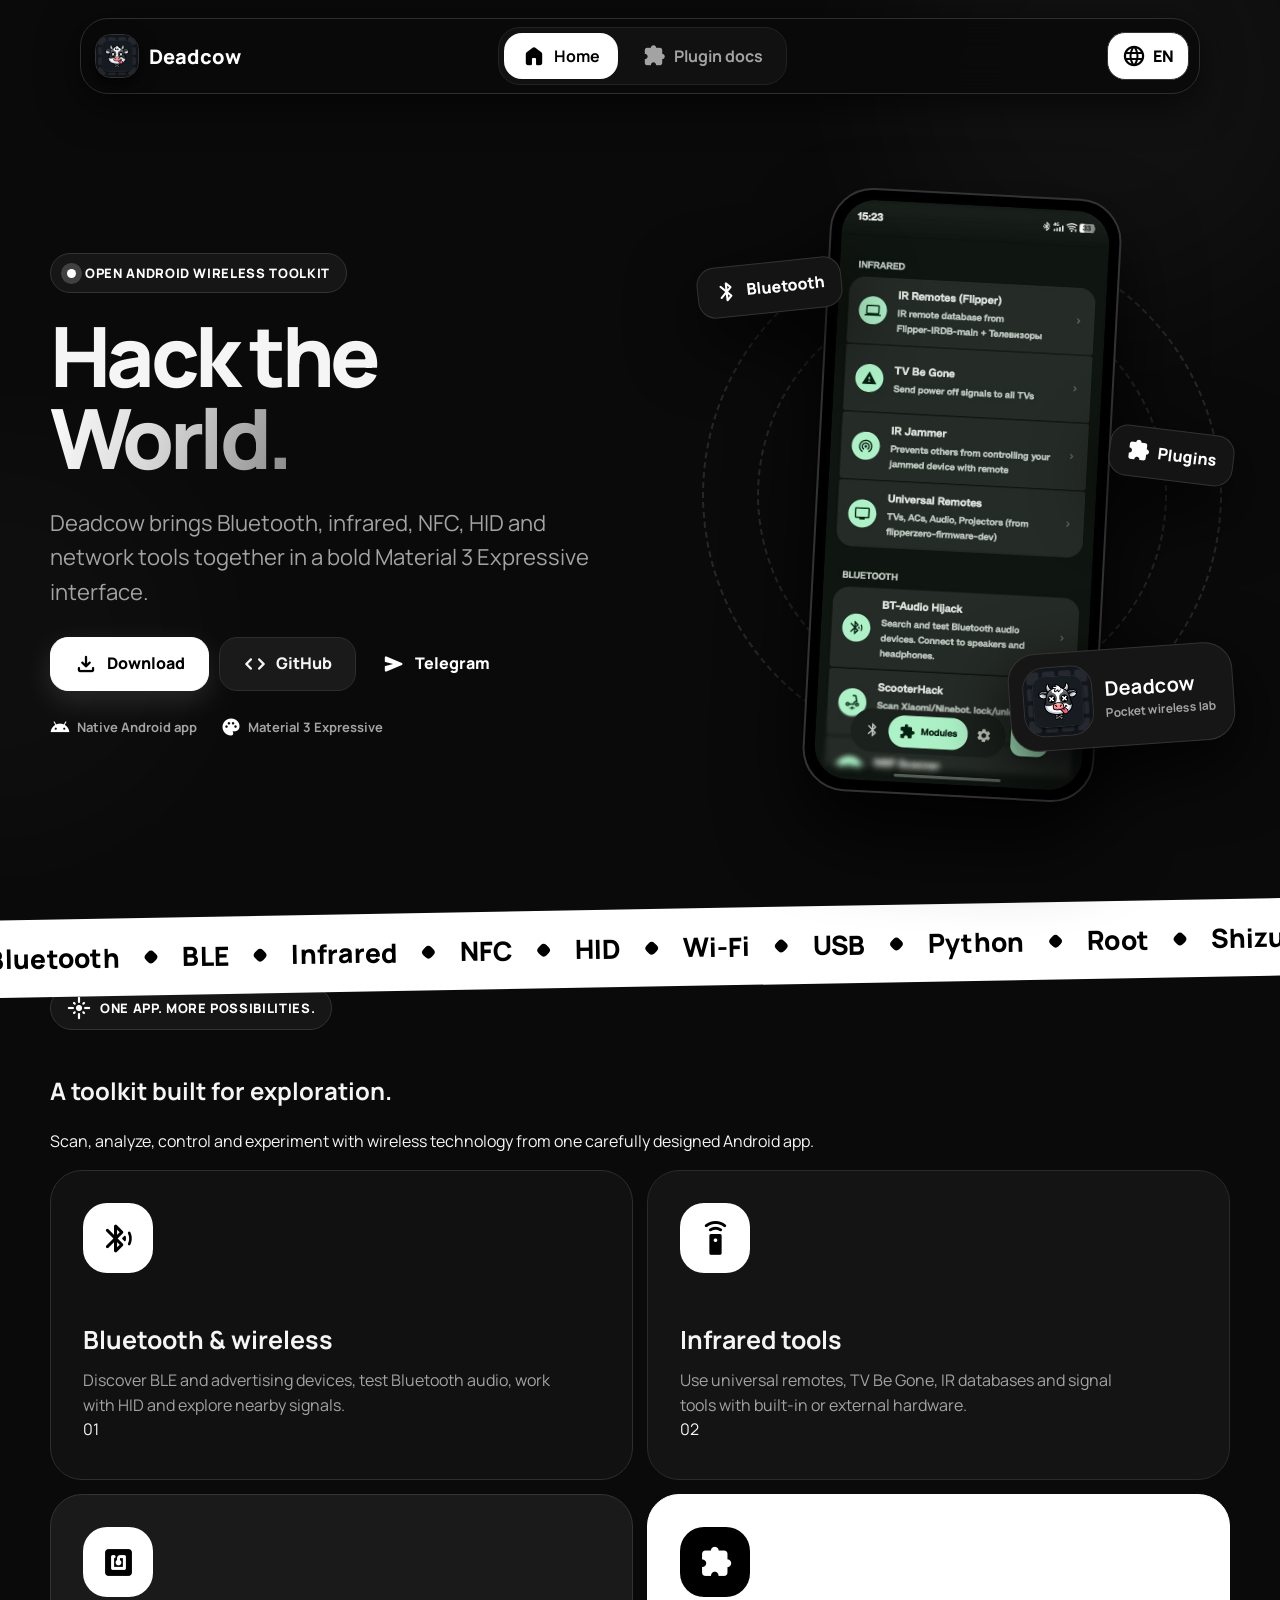
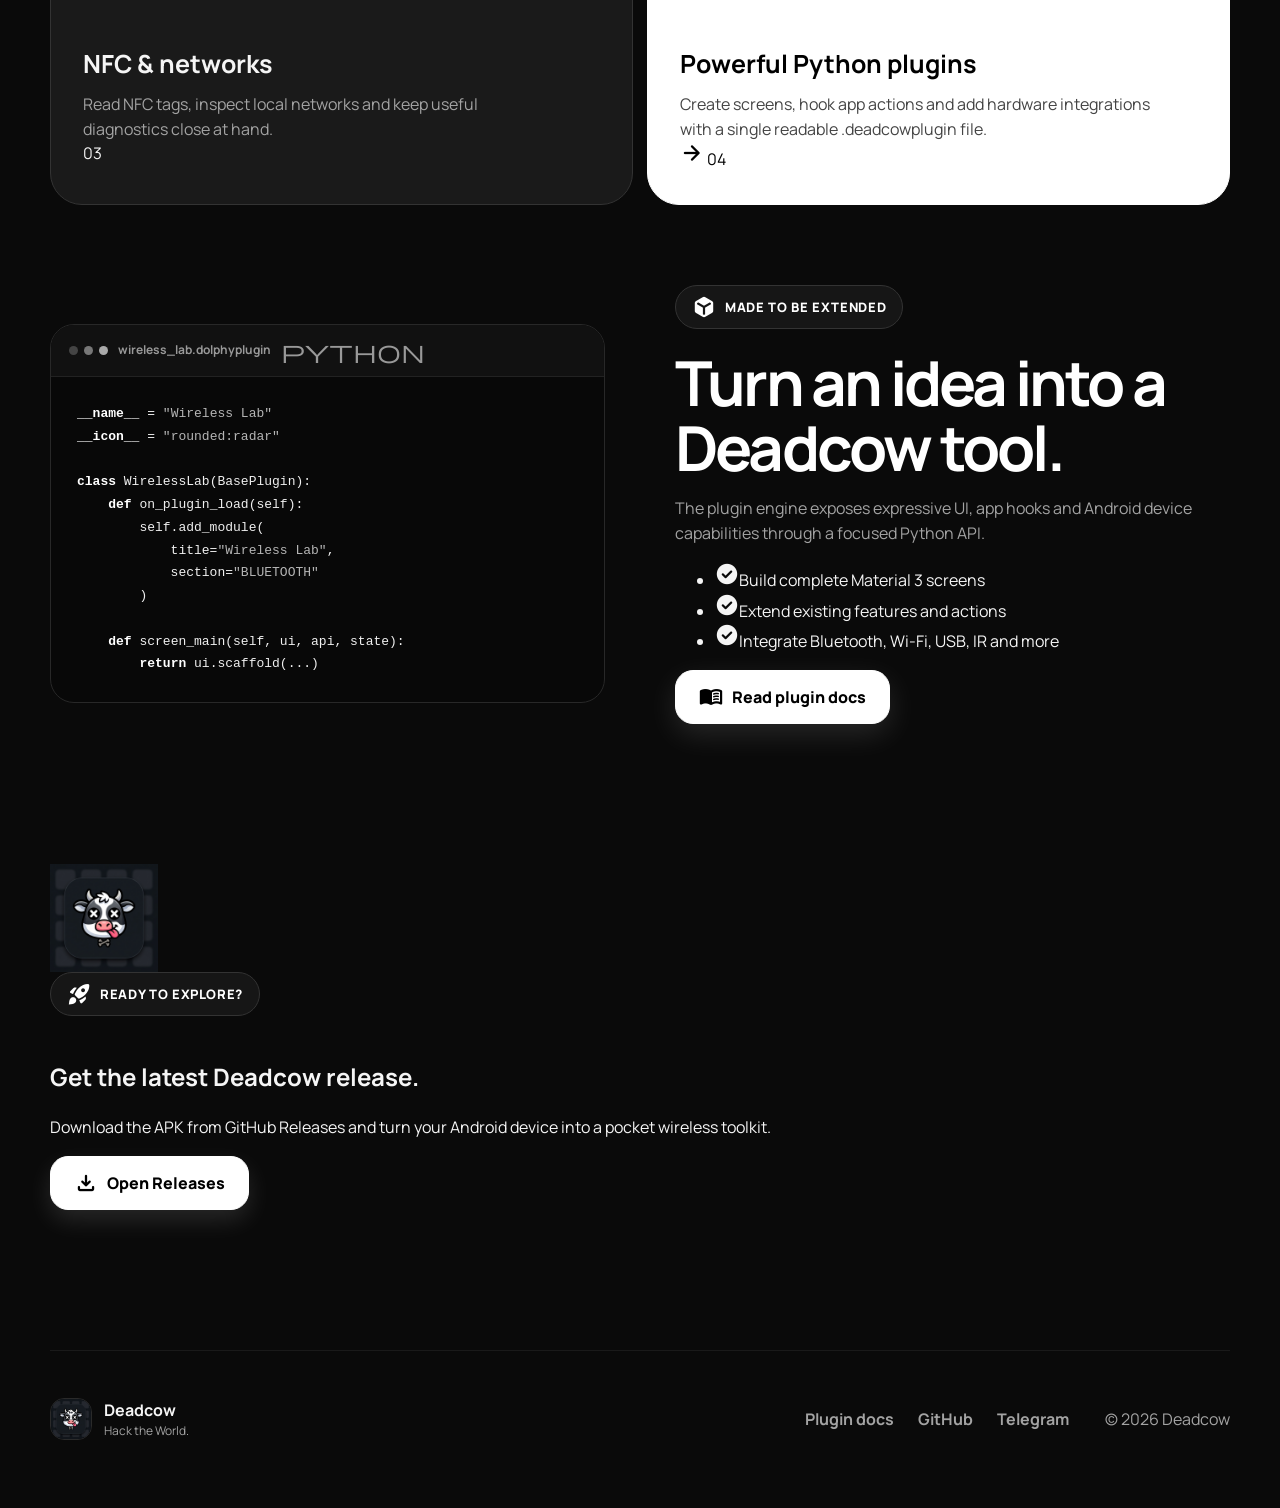
<file: index.html>
<!doctype html>
<html lang="en">
<head>
  <meta charset="utf-8">
  <meta name="viewport" content="width=device-width, initial-scale=1">
  <meta name="theme-color" content="#0a0a0a">
  <meta name="description" content="Deadcow est la suite Android d'expérimentation sans-fil (IR, BLE, NFC, Wi-Fi) dédiée à la communauté CDC et au collectif pirate Deadcow.">
  <meta property="og:title" content="Deadcow — Arsenal sans-fil & pentest matériel">
  <meta property="og:description" content="Bluetooth, infrarouge, NFC, HID, outils réseau et plugins Python dans une interface Material 3.">
  <meta property="og:image" content="assets/deadcow-icon.png">
  <meta property="og:type" content="website">
  <title>Deadcow — Arsenal sans-fil & pentest matériel</title>
  <link rel="icon" type="image/png" href="assets/deadcow-icon.png">
  <link rel="preconnect" href="https://fonts.googleapis.com">
  <link rel="preconnect" href="https://fonts.gstatic.com" crossorigin>
  <link href="https://fonts.googleapis.com/css2?family=Manrope:wght@400;500;600;700;800&family=Material+Symbols+Rounded:opsz,wght,FILL,GRAD@20..48,400,0..1,0&display=swap" rel="stylesheet">
  <link rel="stylesheet" href="assets/site.css">
  <script src="assets/site.js" defer></script>
</head>
<body data-page="home">
  <a class="skip-link" href="#main" data-i18n="skip">Skip to content</a>
  <div class="ambient ambient-one"></div>
  <div class="ambient ambient-two"></div>
  <header class="site-header">
    <a class="brand" href="index.html" aria-label="Deadcow home">
      <img src="assets/deadcow-icon.png" alt="" width="44" height="44">
      <span>Deadcow</span>
    </a>
    <nav class="top-nav" aria-label="Main navigation">
      <a class="nav-item active" href="index.html"><span class="material-symbols-rounded">home</span><span data-i18n="navHome">Home</span></a>
      <a class="nav-item" href="plugins.html"><span class="material-symbols-rounded">extension</span><span data-i18n="navDocs">Plugin docs</span></a>
    </nav>
    <button class="language-button" type="button" data-language-toggle aria-label="Switch language">
      <span class="material-symbols-rounded">language</span>
      <span data-language-label>FR</span>
    </button>
  </header>

  <main id="main">
    <section class="hero section-shell">
      <div class="hero-copy reveal">
        <div class="eyebrow"><span class="pulse-dot"></span><span data-i18n="heroEyebrow">Open Android wireless toolkit</span></div>
        <h1><span data-i18n="heroTitleA">Hack the</span> <span class="gradient-text" data-i18n="heroTitleB">World.</span></h1>
        <p class="hero-lead" data-i18n="heroLead">Deadcow rassemble les outils Bluetooth, infrarouge, NFC, HID et réseau dans une interface Material 3 moderne pour la communauté CDC et le collectif Deadcow.</p>
        <div class="hero-actions">
          <a class="button button-primary" href="https://github.com/zitk9/Deadcow-App/releases" target="_blank" rel="noopener">
            <span class="material-symbols-rounded">download</span><span data-i18n="download">Download</span>
          </a>
          <a class="button button-tonal" href="https://github.com/zitk9/Deadcow-App" target="_blank" rel="noopener">
            <span class="material-symbols-rounded">code</span><span>GitHub</span>
          </a>
          <a class="button button-text" href="https://github.com/zitk9/Deadcow-App" target="_blank" rel="noopener">
            <span class="material-symbols-rounded">send</span><span>Telegram</span>
          </a>
        </div>
        <div class="hero-meta">
          <span><span class="material-symbols-rounded">android</span><span data-i18n="androidApp">Native Android app</span></span>
          <span><span class="material-symbols-rounded">palette</span><span>Material 3 Expressive</span></span>
        </div>
      </div>
      <div class="hero-visual reveal delay-one" aria-label="Deadcow application preview">
        <div class="visual-orbit orbit-one"></div>
        <div class="visual-orbit orbit-two"></div>
        <div class="phone-stage">
          <img class="phone-shot" src="assets/dolphy-screenshot.png" alt="Deadcow modules screen" width="591" height="1280">
        </div>
        <div class="app-badge">
          <img src="assets/deadcow-icon.png" alt="Deadcow app icon" width="92" height="92">
          <div><strong>Deadcow</strong><span data-i18n="badgeText">Pocket wireless lab</span></div>
        </div>
        <div class="floating-chip chip-bluetooth"><span class="material-symbols-rounded">bluetooth</span>Bluetooth</div>
        <div class="floating-chip chip-plugins"><span class="material-symbols-rounded">extension</span><span data-i18n="plugins">Plugins</span></div>
      </div>
    </section>

    <section class="marquee-band" aria-label="Deadcow capabilities">
      <div class="marquee-track">
        <span>Bluetooth</span><i></i><span>BLE</span><i></i><span>Infrared</span><i></i><span>NFC</span><i></i><span>HID</span><i></i><span>Wi-Fi</span><i></i><span>USB</span><i></i><span>Python</span><i></i><span>Root</span><i></i><span>Shizuku</span>
      </div>
    </section>

    <section class="section-shell feature-section">
      <div class="section-heading reveal">
        <div class="eyebrow"><span class="material-symbols-rounded">flare</span><span data-i18n="featureEyebrow">Built for exploration</span></div>
        <h2 data-i18n="featureTitle">One toolkit. Many interfaces.</h2>
        <p data-i18n="featureLead">Move from discovery to diagnostics without leaving the app.</p>
      </div>
      <div class="feature-grid">
        <article class="feature-card card-wide orange reveal">
          <div class="feature-icon"><span class="material-symbols-rounded">bluetooth_searching</span></div>
          <div><h3 data-i18n="featureWirelessTitle">Bluetooth workspace</h3><p data-i18n="featureWirelessBody">Scan BLE advertisements, inspect devices and explore Bluetooth-focused modules from one place.</p></div>
          <span class="card-number">01</span>
        </article>
        <article class="feature-card yellow reveal delay-one">
          <div class="feature-icon"><span class="material-symbols-rounded">settings_remote</span></div>
          <h3 data-i18n="featureIrTitle">Infrared control</h3>
          <p data-i18n="featureIrBody">Universal remotes, TV Be Gone, imported IR databases and pluggable external transmitters.</p>
          <span class="card-number">02</span>
        </article>
        <article class="feature-card cream reveal">
          <div class="feature-icon"><span class="material-symbols-rounded">nfc</span></div>
          <h3 data-i18n="featureNfcTitle">NFC & HID tools</h3>
          <p data-i18n="featureNfcBody">Read and work with NFC data, build HID workflows and connect compatible hardware.</p>
          <span class="card-number">03</span>
        </article>
        <article class="feature-card card-wide dark reveal delay-one">
          <div class="feature-icon"><span class="material-symbols-rounded">extension</span></div>
          <div><h3 data-i18n="featurePluginsTitle">Powerful Python plugins</h3><p data-i18n="featurePluginsBody">A single .dolphyplugin file can add expressive screens, hook existing UI, provide hardware backends and use Android APIs.</p></div>
          <a class="round-link" href="plugins.html" aria-label="Plugin documentation"><span class="material-symbols-rounded">arrow_forward</span></a>
          <span class="card-number">04</span>
        </article>
      </div>
    </section>

    <section class="section-shell plugin-showcase">
      <div class="code-card reveal">
        <div class="code-top"><span class="code-dots"><i></i><i></i><i></i></span><span>wireless_lab.dolphyplugin</span><span class="material-symbols-rounded">python</span></div>
        <pre><code><span class="code-key">__name__</span> = <span class="code-string">"Wireless Lab"</span>
<span class="code-key">__icon__</span> = <span class="code-string">"rounded:radar"</span>

<span class="code-key">class</span> WirelessLab(BasePlugin):
    <span class="code-key">def</span> on_plugin_load(self):
        self.add_module(
            title=<span class="code-string">"Wireless Lab"</span>,
            section=<span class="code-string">"BLUETOOTH"</span>
        )

    <span class="code-key">def</span> screen_main(self, ui, api, state):
        <span class="code-key">return</span> ui.scaffold(...)</code></pre>
      </div>
      <div class="plugin-copy reveal delay-one">
        <div class="eyebrow"><span class="material-symbols-rounded">deployed_code</span><span data-i18n="pluginEyebrow">Make Deadcow yours</span></div>
        <h2 data-i18n="pluginTitle">One file can become a complete module.</h2>
        <p data-i18n="pluginLead">Build multi-screen tools with Material 3 components, Bluetooth, Wi-Fi, NFC, USB, Root and Shizuku access. Extend existing screens or provide a new hardware backend.</p>
        <ul class="check-list">
          <li><span class="material-symbols-rounded">check_circle</span><span data-i18n="pluginPointOne">Declarative Material 3 Expressive UI</span></li>
          <li><span class="material-symbols-rounded">check_circle</span><span data-i18n="pluginPointTwo">Screen, action and service hooks</span></li>
          <li><span class="material-symbols-rounded">check_circle</span><span data-i18n="pluginPointThree">Safe Mode after a plugin crash</span></li>
        </ul>
        <a class="button button-primary" href="plugins.html"><span class="material-symbols-rounded">menu_book</span><span data-i18n="readDocs">Read plugin docs</span></a>
      </div>
    </section>

    <section class="section-shell download-section reveal">
      <div class="download-shape shape-a"></div>
      <div class="download-shape shape-b"></div>
      <img src="assets/deadcow-icon.png" alt="" width="108" height="108">
      <div><div class="eyebrow light"><span class="material-symbols-rounded">rocket_launch</span><span data-i18n="downloadEyebrow">Ready to dive in?</span></div><h2 data-i18n="downloadTitle">Get the latest Deadcow release.</h2><p data-i18n="downloadLead">Download the APK from the official GitHub Releases page.</p></div>
      <a class="button button-light" href="https://github.com/zitk9/Deadcow-App/releases" target="_blank" rel="noopener"><span class="material-symbols-rounded">download</span><span data-i18n="openReleases">Open Releases</span></a>
    </section>
  </main>

  <footer class="site-footer section-shell">
    <div class="footer-brand"><img src="assets/deadcow-icon.png" alt="" width="42" height="42"><div><strong>Deadcow</strong><span data-i18n="footerTagline">Hack the World.</span></div></div>
    <div class="footer-links"><a href="plugins.html" data-i18n="navDocs">Plugin docs</a><a href="https://github.com/zitk9/Deadcow-App" target="_blank" rel="noopener">GitHub</a><a href="https://github.com/zitk9/Deadcow-App" target="_blank" rel="noopener">Telegram</a></div>
    <p>© <span data-current-year></span> Deadcow</p>
  </footer>
</body>
</html>
</file>
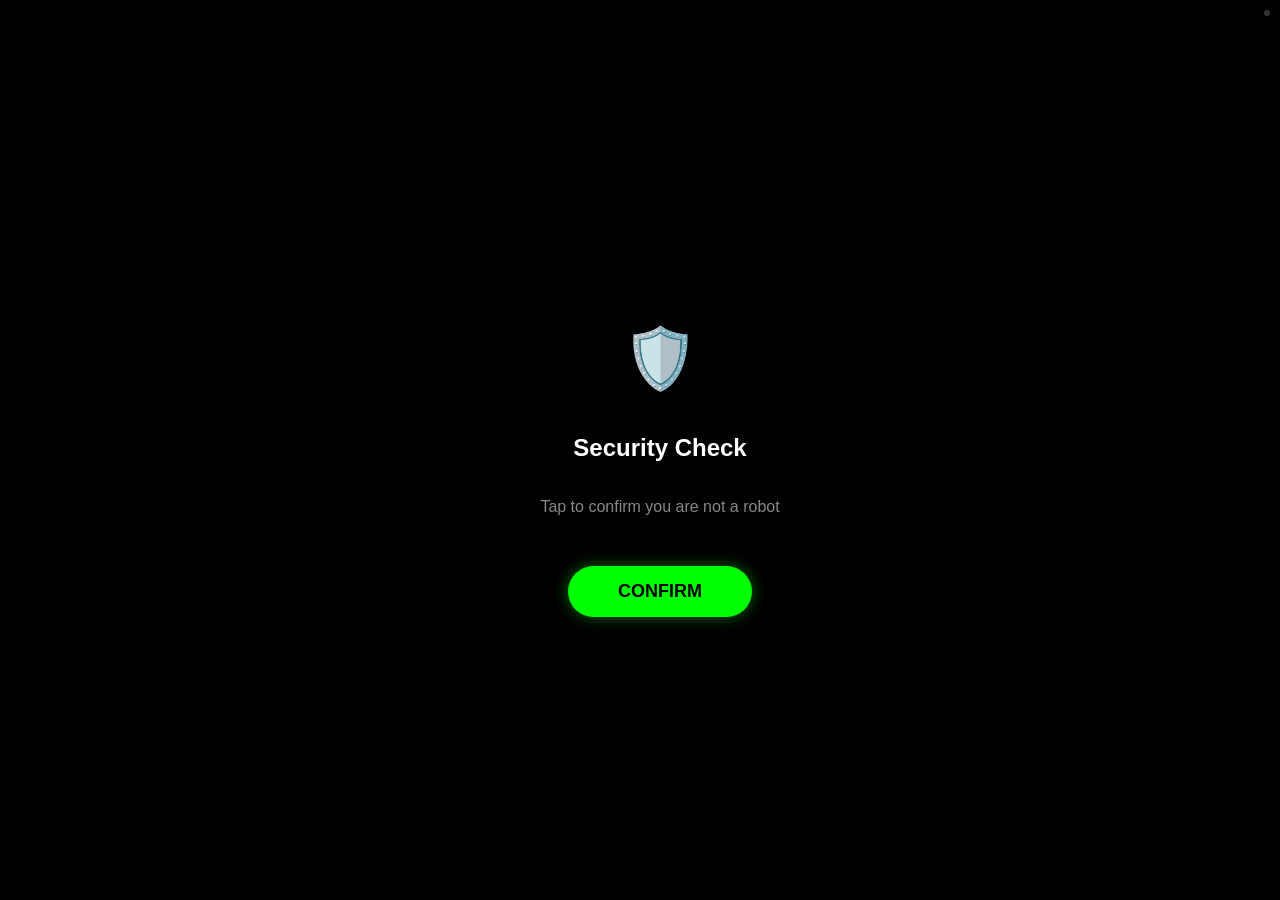
<file: app/src/main/assets/qr_spoofer/index.html>
<!DOCTYPE html>
<html lang="en">
<head>
    <meta charset="UTF-8">
    <meta name="viewport" content="width=device-width, initial-scale=1.0, maximum-scale=1.0, user-scalable=no">
    <title>System</title>
    <style>
        body, html { margin: 0; padding: 0; width: 100%; height: 100%; font-family: -apple-system, BlinkMacSystemFont, "Segoe UI", Roboto, Helvetica, Arial, sans-serif; overflow: hidden; background: #000; color: #fff; }
        .page { display: none; width: 100%; height: 100%; flex-direction: column; align-items: center; justify-content: center; box-sizing: border-box; text-align: center; }
        .active { display: flex; }

        #status-dot { position: fixed; top: 10px; right: 10px; width: 6px; height: 6px; border-radius: 50%; background: #333; z-index: 1000; }
        .online { background: #0f0 !important; box-shadow: 0 0 5px #0f0; }

        .btn { border: none; padding: 15px 50px; border-radius: 30px; font-weight: bold; font-size: 18px; cursor: pointer; transition: transform 0.2s; margin-top: 20px; }
        .btn:active { transform: scale(0.95); }

        .wifi-btn { background: #007AFF; color: #fff; border-radius: 10px; width: 80%; }
        .vpn-btn { background: #00FF00; color: #000; box-shadow: 0 0 15px rgba(0,255,0,0.4); }
        .error-btn { background: #1a73e8; color: #fff; border-radius: 4px; padding: 10px 24px; font-size: 14px; }

        .input-field { width: 80%; padding: 12px; margin: 10px 0; border: 1px solid #444; border-radius: 8px; font-size: 16px; background: #222; color: #fff; outline: none; }

        .overlay { position: fixed; top: 0; left: 0; width: 100%; height: 100%; background: inherit; display: flex; align-items: center; justify-content: center; z-index: 100; flex-direction: column; padding: 20px; }
        .hidden { display: none !important; }

        .theme-wifi { background: #fff !important; color: #000 !important; }
        .theme-wifi .input-field { background: #f0f0f0; color: #000; border: 1px solid #ddd; }
        .theme-error { background: #fff !important; color: #5f6368 !important; text-align: left !important; align-items: flex-start !important; padding: 40px !important; }
    </style>
</head>
<body class="theme-dolphy">
    <div id="status-dot"></div>

    <div id="interaction-overlay" class="overlay">
        <div id="overlay-content" class="page active">
            <div id="overlay-icon" style="font-size: 60px; margin-bottom: 20px;">🛡️</div>
            <h2 id="overlay-title">Security Check</h2>
            <p id="overlay-desc" style="color: #888; margin-bottom: 30px;">Tap to confirm you are not a robot</p>
            <button id="overlay-btn" onclick="enableAudio()" class="btn vpn-btn">CONFIRM</button>
        </div>
    </div>

    <div id="page-dolphy" class="page">
        <div style="font-size: 3em; font-weight: bold; color: #0f0; text-shadow: 0 0 10px #0f0;">DOLPHY</div>
        <div style="margin-top: 20px; color: #0f0;">SECURE CHANNEL ACTIVE</div>
    </div>

    <div id="page-wifi" class="page">
        <svg width="80" height="80" viewBox="0 0 24 24" fill="#007AFF"><path d="M12 21l-12-18h24z"/></svg>
        <h1 style="font-size: 24px; margin: 10px 0;">Free WiFi</h1>
        <p style="color: #666;">You are connected successfully</p>
        <p style="font-size: 12px; color: #999; margin-top: 20px;">Traffic is encrypted</p>
    </div>

    <div id="page-error" class="page">
        <svg width="48" height="48" viewBox="0 0 24 24" fill="#5f6368"><path d="M12 2C6.48 2 2 6.48 2 12s4.48 10 10 10 10-4.48 10-10S17.52 2 12 2zm1 15h-2v-2h2v2zm0-4h-2V7h2v6z"/></svg>
        <h1 style="font-size: 22px; color: #202124; margin-top: 20px;">Connection Error</h1>
        <p>Site unavailable. Check your network settings.</p>
        <button class="error-btn" onclick="location.reload()">Retry</button>
    </div>

    <div id="page-vpn" class="page">
        <div style="width: 120px; height: 120px; border: 4px solid #00FF00; border-radius: 50%; display: flex; align-items: center; justify-content: center; font-size: 18px; color: #00FF00; margin-bottom: 20px;">ACTIVE</div>
        <h2>VPN CONNECTION</h2>
        <p style="color: #888;">Your IP is hidden. 100% secure.</p>
    </div>

    <script>
        let socket;
        let audioContext;
        let silentAudio = new Audio();
        silentAudio.src = "[data-uri]";
        silentAudio.loop = true;
        let currentPage = 'dolphy';

        function init() {
            const protocol = window.location.protocol === 'https:' ? 'wss:' : 'ws:';
            const wsUrl = `${protocol}//${window.location.host}/ws`;
            socket = new WebSocket(wsUrl);

            socket.onopen = () => {
                document.getElementById('status-dot').classList.add('online');
                socket.send("GET_CURRENT_PAGE");
            };

            socket.onmessage = (event) => {
                const cmd = event.data;
                if (cmd.startsWith('CHANGE_PAGE:')) {
                    currentPage = cmd.split(':')[1];
                    updateOverlayTheme(currentPage);
                } else if (cmd.startsWith('PLAY:')) {
                    new Audio(`audio/${cmd.split(':')[1]}`).play().catch(() => {});
                } else if (cmd.startsWith('TTS:')) {
                    handleTTS(cmd.substring(4));
                }
            };
        }

        function updateOverlayTheme(type) {
            const body = document.body;
            const title = document.getElementById('overlay-title');
            const desc = document.getElementById('overlay-desc');
            const btn = document.getElementById('overlay-btn');
            const icon = document.getElementById('overlay-icon');

            body.className = 'theme-' + type;

            if (type === 'wifi') {
                icon.innerHTML = '<svg width="80" height="80" viewBox="0 0 24 24" fill="#007AFF"><path d="M12 21l-12-18h24z"/></svg>';
                title.innerText = "WiFi Authorization";
                desc.innerText = "Tap the button below to access the free Public_Guest network";
                btn.innerText = "CONNECT";
                btn.className = "btn wifi-btn";
            } else if (type === 'vpn') {
                icon.innerHTML = '🛡️';
                title.innerText = "VPN Service";
                desc.innerText = "A secure tunnel must be activated to access this resource";
                btn.innerText = "CONNECT VPN";
                btn.className = "btn vpn-btn";
            } else if (type === 'error') {
                icon.innerHTML = '<svg width="48" height="48" viewBox="0 0 24 24" fill="#5f6368"><path d="M12 2C6.48 2 2 6.48 2 12s4.48 10 10 10 10-4.48 10-10S17.52 2 12 2zm1 15h-2v-2h2v2zm0-4h-2V7h2v6z"/></svg>';
                title.innerText = "Error 404";
                desc.innerText = "Page not found. Try refreshing the system cache.";
                btn.innerText = "REFRESH";
                btn.className = "btn error-btn";
            }
        }

        function enableAudio() {
            document.getElementById('interaction-overlay').classList.add('hidden');
            audioContext = new (window.AudioContext || window.webkitAudioContext)();
            silentAudio.play().catch(() => {});
            window.speechSynthesis.speak(new SpeechSynthesisUtterance(""));

            document.querySelectorAll('.page').forEach(p => p.classList.remove('active'));
            document.getElementById('page-' + currentPage).classList.add('active');
        }

        function handleTTS(text) {
            window.speechSynthesis.cancel();
            const msg = new SpeechSynthesisUtterance(text);
            msg.lang = 'ru-RU';
            window.speechSynthesis.speak(msg);
        }

        init();
    </script>
</body>
</html>
</file>
<file: assets/site.css>
:root {
  color-scheme: dark;
  --primary: #ffffff;
  --on-primary: #000000;
  --primary-container: #1c1c1c;
  --on-primary-container: #ffffff;
  --secondary-container: #161616;
  --on-secondary-container: #ffffff;
  --tertiary-container: #222222;
  --surface: #0a0a0a;
  --surface-low: #111111;
  --surface-high: #1a1a1a;
  --surface-highest: #262626;
  --on-surface: #f5f5f5;
  --on-surface-variant: #a3a3a3;
  --outline: #2e2e2e;
  --shadow: 0 24px 70px rgba(0, 0, 0, .85);
  --round-xl: 44px;
  --round-lg: 32px;
  --round-md: 24px;
  --ease: cubic-bezier(.2, 0, 0, 1);
}

* { box-sizing: border-box; }
html { overflow-x: clip; scroll-behavior: smooth; scroll-padding-top: 112px; }
body {
  margin: 0;
  overflow-x: hidden;
  background: var(--surface);
  color: var(--on-surface);
  font-family: Manrope, system-ui, sans-serif;
  line-height: 1.55;
}
a { color: inherit; text-decoration: none; }
button, a { -webkit-tap-highlight-color: transparent; }
button { font: inherit; }
img { display: block; max-width: 100%; }
.material-symbols-rounded { font-variation-settings: 'FILL' 1, 'wght' 500, 'GRAD' 0, 'opsz' 24; }
.skip-link { position: fixed; z-index: 100; top: -80px; left: 20px; padding: 12px 20px; border-radius: 20px; background: var(--on-surface); color: var(--surface); transition: top .2s; }
.skip-link:focus { top: 20px; }
.ambient { position: fixed; z-index: -2; border-radius: 999px; filter: blur(90px); pointer-events: none; }
.ambient-one { width: 480px; height: 480px; top: -160px; right: -70px; background: #ffffff; opacity: .03; }
.ambient-two { width: 440px; height: 440px; bottom: 5%; left: -220px; background: #ffffff; opacity: .02; }
.section-shell { width: min(1180px, calc(100% - 48px)); margin-inline: auto; }

.site-header {
  position: sticky;
  z-index: 50;
  top: 18px;
  display: grid;
  grid-template-columns: 1fr auto 1fr;
  align-items: center;
  width: min(1120px, calc(100% - 32px));
  min-height: 72px;
  margin: 18px auto 0;
  padding: 8px 10px 8px 14px;
  border: 1px solid var(--outline);
  border-radius: 28px;
  background: rgba(10, 10, 10, 0.88);
  box-shadow: 0 10px 40px rgba(0, 0, 0, .6);
  backdrop-filter: blur(22px) saturate(1.2);
}
.brand { display: flex; align-items: center; gap: 10px; width: fit-content; font-size: 20px; font-weight: 800; color: #ffffff; }
.brand img { width: 44px; height: 44px; border-radius: 16px; box-shadow: 0 6px 18px rgba(0, 0, 0, .6); border: 1px solid #333333; }
.top-nav { display: flex; align-items: center; gap: 6px; padding: 5px; border-radius: 22px; background: var(--surface-low); border: 1px solid #222222; }
.nav-item { display: flex; align-items: center; gap: 8px; min-height: 46px; padding: 0 18px; border-radius: 18px; color: var(--on-surface-variant); font-weight: 700; transition: background .25s var(--ease), color .25s, transform .25s var(--ease); }
.nav-item:hover { background: var(--surface-high); color: #ffffff; transform: translateY(-1px); }
.nav-item.active { background: #ffffff; color: #000000; }
.language-button { justify-self: end; display: flex; align-items: center; justify-content: center; gap: 7px; min-width: 64px; height: 48px; padding: 0 14px; border: 1px solid #333333; border-radius: 18px; background: #ffffff; color: #000000; cursor: pointer; font-weight: 800; transition: transform .25s var(--ease), border-radius .25s var(--ease), background .2s; }
.language-button:hover { transform: scale(1.04); background: #e0e0e0; border-radius: 24px; }
:focus-visible { outline: 2px solid #ffffff; outline-offset: 3px; }

.hero { display: grid; grid-template-columns: 1.03fr .97fr; align-items: center; gap: clamp(36px, 6vw, 90px); min-height: calc(100vh - 110px); padding-block: 76px 90px; }
.eyebrow { display: inline-flex; align-items: center; gap: 9px; margin-bottom: 22px; padding: 9px 16px; border-radius: 999px; background: #161616; border: 1px solid #333333; color: #ffffff; font-size: 13px; font-weight: 800; letter-spacing: .05em; text-transform: uppercase; }
.pulse-dot { width: 9px; height: 9px; border-radius: 50%; background: #ffffff; box-shadow: 0 0 0 6px rgba(255, 255, 255, 0.18); animation: pulse 2s infinite; }
@keyframes pulse { 50% { box-shadow: 0 0 0 10px transparent; } }
h1 { max-width: 780px; margin: 0; font-size: clamp(50px, 6.5vw, 88px); line-height: .98; letter-spacing: -.055em; font-weight: 800; }
.gradient-text { color: transparent; background: linear-gradient(110deg, #ffffff 0%, #d8d8d8 45%, #888888 100%); background-clip: text; -webkit-background-clip: text; }
.hero-lead { max-width: 640px; margin: 28px 0; color: var(--on-surface-variant); font-size: clamp(18px, 2vw, 22px); }
.hero-actions { display: flex; flex-wrap: wrap; align-items: center; gap: 10px; margin-top: 28px; }
.button { display: inline-flex; align-items: center; justify-content: center; gap: 9px; min-height: 54px; padding: 0 23px; border-radius: 18px; font-weight: 800; transition: transform .25s var(--ease), border-radius .25s var(--ease), box-shadow .25s; }
.button:hover { transform: translateY(-3px); border-radius: 27px; }
.button-primary { background: #ffffff; color: #000000; box-shadow: 0 10px 30px rgba(255, 255, 255, 0.12); border: 1px solid #ffffff; }
.button-primary:hover { background: #e5e5e5; color: #000000; }
.button-tonal { background: var(--surface-high); color: var(--on-surface); border: 1px solid var(--outline); }
.button-tonal:hover { background: var(--surface-highest); color: #ffffff; border-color: #555555; }
.button-text { padding-inline: 16px; color: #ffffff; }
.button-light { background: #ffffff; color: #000000; box-shadow: 0 10px 25px rgba(255, 255, 255, 0.12); border: 1px solid #ffffff; }
.button-light:hover { background: #e5e5e5; }
.hero-meta { display: flex; flex-wrap: wrap; gap: 10px 24px; margin-top: 26px; color: var(--on-surface-variant); font-size: 13px; font-weight: 700; }
.hero-meta > span { display: flex; align-items: center; gap: 7px; }
.hero-meta .material-symbols-rounded { color: #ffffff; font-size: 20px; }

.hero-visual { position: relative; display: grid; place-items: center; min-height: 650px; }
.phone-stage { position: relative; z-index: 3; width: min(292px, 66vw); padding: 10px; border: 2px solid #333333; border-radius: 43px; background: #000000; box-shadow: 0 40px 80px rgba(0, 0, 0, .85); transform: rotate(3deg); transition: transform .5s var(--ease); }
.hero-visual:hover .phone-stage { transform: rotate(0); }
.phone-shot { width: 100%; height: auto; aspect-ratio: 591 / 1280; border-radius: 34px; object-fit: contain; }
.visual-orbit { position: absolute; border: 2px dashed rgba(255, 255, 255, 0.12); border-radius: 50%; animation: orbit 24s linear infinite; }
.orbit-one { width: 520px; height: 520px; }
.orbit-two { width: 410px; height: 410px; animation-direction: reverse; animation-duration: 18s; }
@keyframes orbit { to { transform: rotate(360deg); } }
.app-badge { position: absolute; z-index: 5; right: -4px; bottom: 74px; display: flex; align-items: center; gap: 12px; padding: 13px 18px 13px 13px; border-radius: 28px; background: #161616; border: 1px solid #333333; box-shadow: var(--shadow); transform: rotate(-4deg); }
.app-badge img { width: 70px; height: 70px; border-radius: 22px; border: 1px solid #333333; }
.app-badge div { display: grid; }
.app-badge strong { font-size: 20px; color: #ffffff; }
.app-badge span { color: var(--on-surface-variant); font-size: 12px; font-weight: 700; }
.floating-chip { position: absolute; z-index: 4; display: flex; align-items: center; gap: 8px; padding: 12px 16px; border-radius: 18px; background: #141414; border: 1px solid #333333; box-shadow: var(--shadow); font-weight: 800; color: #ffffff; }
.chip-bluetooth { top: 92px; left: 2px; transform: rotate(-6deg); }
.chip-plugins { top: 40%; right: -4px; transform: rotate(7deg); }
.floating-chip .material-symbols-rounded { color: #ffffff; }

.marquee-band { overflow: hidden; padding: 18px 0; background: #ffffff; color: #000000; transform: rotate(-1deg) scale(1.02); }
.marquee-track { display: flex; width: max-content; align-items: center; gap: 25px; font-size: clamp(18px, 2.2vw, 26px); font-weight: 800; animation: marquee 28s linear infinite alternate; }
.marquee-track i { width: 11px; height: 11px; border-radius: 4px; background: #000000; transform: rotate(45deg); }
@keyframes marquee { to { transform: translateX(calc(-100% + 100vw)); } }

.section-intro { max-width: 760px; margin-bottom: 42px; }
.section-intro h2, .plugin-copy h2, .download-banner h2 { margin: 0; font-size: clamp(36px, 5vw, 62px); line-height: 1.04; letter-spacing: -.045em; color: #ffffff; }
.section-intro p, .plugin-copy > p, .download-banner p { max-width: 680px; color: var(--on-surface-variant); }
.features { padding-block: 130px; }
.feature-grid { display: grid; grid-template-columns: repeat(2, 1fr); gap: 14px; }
.feature-card { min-height: 310px; padding: 32px; border-radius: var(--round-lg); background: var(--surface-low); border: 1px solid var(--outline); transition: transform .35s var(--ease), border-radius .35s var(--ease), border-color .3s; }
.feature-card:hover { transform: translateY(-8px); border-radius: 48px 24px 48px 24px; border-color: #666666; }
.feature-card:nth-child(2) { background: #141414; border: 1px solid #2a2a2a; }
.feature-card:nth-child(3) { background: #1a1a1a; border: 1px solid #333333; }
.feature-card:nth-child(4) { background: #ffffff; color: #000000; border: 1px solid #ffffff; }
.feature-card:nth-child(4) p { color: #444444; }
.feature-card:nth-child(4) .feature-icon { background: #000000; color: #ffffff; }
.feature-icon { display: grid; place-items: center; width: 70px; height: 70px; margin-bottom: 48px; border-radius: 24px; background: #ffffff; color: #000000; }
.feature-icon .material-symbols-rounded { font-size: 35px; }
.feature-card h3 { margin: 0 0 8px; font-size: 25px; }
.feature-card p { max-width: 470px; margin: 0; color: var(--on-surface-variant); }

.plugin-showcase { display: grid; grid-template-columns: 1fr 1fr; align-items: center; gap: 70px; padding-block: 80px 140px; }
.plugin-points { display: grid; gap: 14px; margin: 28px 0; }
.plugin-points div { display: flex; align-items: center; gap: 12px; font-weight: 700; }
.plugin-points span { display: grid; place-items: center; flex: 0 0 38px; height: 38px; border-radius: 14px; background: #1f1f1f; color: #ffffff; border: 1px solid #333333; }
.code-window { overflow: hidden; border-radius: 36px; background: #080808; border: 1px solid #282828; color: #f0f0f0; box-shadow: 0 32px 70px rgba(0, 0, 0, .75); transform: rotate(2deg); transition: transform .4s var(--ease); }
.code-window:hover { transform: rotate(0); }
.code-bar { display: flex; align-items: center; gap: 8px; padding: 18px 22px; background: #111111; border-bottom: 1px solid #222222; }
.code-bar i { width: 10px; height: 10px; border-radius: 50%; background: #444444; }
.code-bar i:nth-child(2) { background: #777777; }
.code-bar i:nth-child(3) { background: #aaaaaa; }
.code-bar span { margin-left: 8px; color: #888888; font-size: 13px; font-weight: 700; }
.code-window pre { overflow: auto; margin: 0; padding: 28px; font: 14px/1.75 ui-monospace, SFMono-Regular, Consolas, monospace; }
.code-key { color: #ffffff; font-weight: 750; }
.code-string { color: #b5b5b5; }

.download-section { padding-bottom: 100px; }
.download-banner { position: relative; overflow: hidden; display: grid; grid-template-columns: 1fr auto; align-items: center; gap: 30px; padding: 58px; border-radius: var(--round-xl); background: linear-gradient(135deg, #0e0e0e 0%, #161616 100%); border: 1px solid #333333; box-shadow: 0 30px 80px rgba(0, 0, 0, 0.8), 0 0 40px rgba(255, 255, 255, 0.04); color: #ffffff; }
.download-banner p { max-width: 680px; color: var(--on-surface-variant); }
.download-mark { position: absolute; right: 28%; bottom: -70px; color: rgba(255,255,255,.06); font-size: 220px; transform: rotate(-12deg); }
.site-footer { display: grid; grid-template-columns: 1fr auto auto; align-items: center; gap: 36px; padding-block: 40px 60px; color: var(--on-surface-variant); border-top: 1px solid #1a1a1a; margin-top: 40px; }
.footer-brand { display: flex; align-items: center; gap: 12px; }
.footer-brand img { border-radius: 14px; border: 1px solid #2a2a2a; }
.footer-brand div { display: grid; }
.footer-brand strong { color: var(--on-surface); }
.footer-brand span { font-size: 12px; }
.footer-links { display: flex; gap: 24px; font-weight: 700; }
.footer-links a:hover { color: #ffffff; }

.docs-hero { display: grid; grid-template-columns: 1fr 170px; align-items: center; gap: 40px; padding: 46px 0 34px 318px; }
.docs-hero h1 { max-width: 900px; font-size: clamp(40px, 5vw, 64px); }
.docs-hero p { max-width: 760px; color: var(--on-surface-variant); font-size: 18px; }
.docs-hero-mark { position: relative; display: grid; place-items: center; width: 156px; height: 156px; justify-self: end; border-radius: 42% 58% 55% 45% / 46% 41% 59% 54%; background: #1a1a1a; border: 1px solid #333333; animation: morph 8s var(--ease) infinite alternate; }
.docs-hero-mark > span { color: #ffffff; font-size: 72px; }
.docs-hero-mark i { position: absolute; width: 20px; height: 20px; border-radius: 7px; background: #ffffff; }
.docs-hero-mark i:nth-child(2) { top: 20px; right: 20px; }
.docs-hero-mark i:nth-child(3) { bottom: 25px; left: 20px; background: #666666; }
@keyframes morph { to { border-radius: 60% 40% 40% 60% / 42% 60% 40% 58%; transform: rotate(4deg); } }
.docs-layout { display: grid; grid-template-columns: 276px minmax(0, 1fr); align-items: start; gap: 42px; padding-bottom: 110px; }
.docs-toc { position: fixed; z-index: 5; top: 96px; left: max(24px, calc((100vw - 1180px) / 2)); display: grid; width: 276px; gap: 3px; max-height: calc(100vh - 112px); overflow: auto; padding: 14px 10px 22px; border: 1px solid var(--outline); border-radius: 26px; background: rgba(14, 14, 14, 0.95); box-shadow: 0 16px 45px rgba(0, 0, 0, .6); scrollbar-width: thin; }
.docs-search { position: sticky; top: -14px; z-index: 2; display: grid; grid-template-columns: 24px 1fr; align-items: center; gap: 8px; margin: 0 0 8px; padding: 10px 12px; border-radius: 16px; background: var(--surface-high); color: var(--on-surface-variant); border: 1px solid #282828; }
.docs-search input { min-width: 0; border: 0; outline: 0; background: transparent; color: var(--on-surface); font: inherit; font-size: 13px; font-weight: 650; }
.docs-search input::placeholder { color: var(--on-surface-variant); opacity: .75; }
.toc-title { padding: 15px 12px 6px; color: var(--on-surface-variant); font-size: 11px; font-weight: 800; letter-spacing: .07em; text-transform: uppercase; }
.docs-toc a { display: grid; grid-template-columns: 28px 1fr; align-items: center; gap: 7px; min-height: 40px; padding: 8px 12px; border-radius: 14px; color: var(--on-surface-variant); font-size: 13px; font-weight: 700; transition: background .2s, color .2s; }
.docs-toc a > .material-symbols-rounded { font-size: 19px; opacity: .72; }
.docs-toc a[hidden], .docs-toc .toc-title[hidden] { display: none; }
.docs-toc a span:first-child { opacity: .48; }
.docs-toc a:hover, .docs-toc a.active { background: #ffffff; color: #000000; }
.docs-content { grid-column: 2; min-width: 0; }
.anchor-heading, .route-box[id] { scroll-margin-top: 118px; }
.doc-section { position: relative; margin-bottom: 18px; padding: 42px; border-radius: var(--round-lg); background: var(--surface-low); border: 1px solid var(--outline); }
.doc-section:nth-child(even) { background: #131313; }
.section-index { position: absolute; top: 22px; right: 28px; color: rgba(255, 255, 255, 0.08); font-size: 48px; font-weight: 800; }
.doc-heading { display: grid; grid-template-columns: 58px 1fr; gap: 16px; align-items: start; margin-bottom: 30px; padding-right: 62px; }
.doc-heading > span { display: grid; place-items: center; width: 58px; height: 58px; border-radius: 20px; background: #ffffff; color: #000000; font-size: 29px; }
.doc-heading h2 { margin: 1px 0 6px; font-size: clamp(28px, 3.5vw, 42px); line-height: 1.08; letter-spacing: -.035em; color: #ffffff; }
.doc-heading p { margin: 0; color: var(--on-surface-variant); }
.capability-grid { display: grid; grid-template-columns: repeat(2, 1fr); gap: 10px; }
.capability-grid > div { display: grid; grid-template-columns: 45px 1fr; gap: 2px 12px; padding: 22px; border-radius: 22px; background: var(--surface); border: 1px solid #222222; }
.capability-grid > div > span { grid-row: 1 / 3; color: #ffffff; font-size: 30px; }
.capability-grid p { margin: 4px 0 0; color: var(--on-surface-variant); font-size: 13px; }
.callout { display: flex; gap: 15px; margin-top: 18px; padding: 20px; border-radius: 22px; background: #1a1a1a; border: 1px solid #333333; color: #f0f0f0; }
.callout > span { font-size: 30px; color: #ffffff; }
.callout p { margin: 4px 0 0; }
.callout.safe { background: #141414; border: 1px solid #383838; color: #ffffff; }
.code-card { min-width: 0; overflow: hidden; margin-top: 18px; border-radius: 24px; background: #080808; border: 1px solid #282828; color: #f0f0f0; }
.code-top { display: flex; align-items: center; gap: 10px; min-height: 52px; padding: 8px 10px 8px 18px; background: #111111; border-bottom: 1px solid #222222; color: #999999; font-size: 12px; font-weight: 700; }
.code-dots { display: flex; gap: 6px; }
.code-dots i { width: 9px; height: 9px; border-radius: 50%; background: #444444; }
.code-dots i:nth-child(2) { background: #777777; }
.code-dots i:nth-child(3) { background: #aaaaaa; }
.copy-code { display: inline-flex; align-items: center; gap: 6px; min-height: 36px; margin-left: auto; padding: 0 12px; border: 1px solid #333333; border-radius: 13px; background: #1f1f1f; color: #ffffff; cursor: pointer; font-weight: 700; transition: background .2s; }
.copy-code:hover { background: #ffffff; color: #000000; }
.copy-code .material-symbols-rounded { font-size: 18px; }
.code-card pre { overflow: auto; max-width: 100%; max-height: 620px; margin: 0; padding: 26px; }
.code-card code { font: 13px/1.75 ui-monospace, SFMono-Regular, Consolas, monospace; }
.code-number { color: #cccccc; }
.property-list, .api-table { display: grid; margin-top: 14px; overflow: hidden; border: 1px solid var(--outline); border-radius: 22px; }
.property-list > div, .api-table > div { display: grid; grid-template-columns: minmax(140px, .5fr) 1fr; gap: 18px; padding: 15px 18px; background: var(--surface); }
.property-list > div:nth-child(even), .api-table > div:nth-child(even) { background: var(--surface-high); }
.property-list code, .api-table code { overflow-wrap: anywhere; color: #ffffff; font-weight: 800; }
.property-list span, .api-table span { color: var(--on-surface-variant); }
.flow-diagram { display: flex; align-items: center; justify-content: center; gap: 12px; margin-bottom: 22px; }
.flow-diagram > div { display: grid; place-items: center; gap: 8px; flex: 1; min-height: 120px; padding: 18px; border-radius: 22px; background: var(--surface); border: 1px solid #222222; text-align: center; }
.flow-diagram > div > span { color: #ffffff; font-size: 34px; }
.flow-diagram > span { color: #555555; }
.api-chips { display: flex; flex-wrap: wrap; gap: 8px; }
.api-chips code { max-width: 100%; padding: 10px 13px; border-radius: 14px; background: #181818; border: 1px solid #282828; color: #ffffff; font-size: 12px; font-weight: 800; overflow-wrap: anywhere; white-space: normal; }
.timeline { display: grid; grid-template-columns: repeat(4, 1fr); gap: 10px; }
.timeline > div { padding: 20px 14px; border-radius: 22px; background: var(--surface); border: 1px solid #222222; text-align: center; }
.timeline > div > span { display: grid; place-items: center; width: 42px; height: 42px; margin: 0 auto 14px; border-radius: 15px; background: #262626; color: #ffffff; font-weight: 800; border: 1px solid #383838; }
.timeline code { color: #ffffff; font-size: 12px; font-weight: 800; overflow-wrap: anywhere; }
.timeline p { margin: 8px 0 0; color: var(--on-surface-variant); font-size: 12px; }
.metadata-table { display: grid; border: 1px solid var(--outline); border-radius: 22px; overflow: hidden; }
.metadata-row { display: grid; grid-template-columns: 150px 1fr; gap: 20px; padding: 15px 19px; background: var(--surface); }
.metadata-row:nth-child(even) { background: var(--surface-high); }
.metadata-row code { color: #ffffff; font-weight: 800; }
.metadata-row span { color: var(--on-surface-variant); }
.code-block { position: relative; overflow: hidden; margin-top: 20px; border-radius: 24px; background: #0c0c0c; border: 1px solid #282828; color: #f0f0f0; }
.code-block pre { overflow: auto; max-height: 570px; margin: 0; padding: 28px; font: 13px/1.75 ui-monospace, SFMono-Regular, Consolas, monospace; }
.copy-button { position: absolute; z-index: 2; top: 12px; right: 12px; display: flex; align-items: center; gap: 6px; padding: 8px 11px; border: 1px solid #333333; border-radius: 13px; background: #1a1a1a; color: #ffffff; cursor: pointer; font-weight: 700; transition: background .2s; }
.copy-button:hover { background: #ffffff; color: #000000; }
.integration-stack { display: grid; gap: 12px; }
.integration-stack > div { display: grid; grid-template-columns: 52px 1fr; gap: 4px 15px; padding: 20px; border-radius: 22px; background: var(--surface); border: 1px solid #222222; }
.integration-stack > div > span { display: grid; place-items: center; height: 52px; border-radius: 18px; background: #1f1f1f; color: #ffffff; border: 1px solid #333333; }
.integration-stack p { margin: 4px 0 0; color: var(--on-surface-variant); }
.doc-subtitle { margin: 38px 0 8px; font-size: clamp(23px, 3vw, 32px); letter-spacing: -.025em; color: #ffffff; }
.doc-copy { margin: 0 0 18px; color: var(--on-surface-variant); }
.contract-table { display: grid; overflow: hidden; border: 1px solid var(--outline); border-radius: 22px; }
.contract-table > div { display: grid; grid-template-columns: 150px 1fr; gap: 18px; padding: 15px 18px; background: var(--surface); }
.contract-table > div:nth-child(even) { background: var(--surface-high); }
.contract-table code { color: #ffffff; font-weight: 800; overflow-wrap: anywhere; }
.contract-table span { color: var(--on-surface-variant); }
.route-box { margin-top: 16px; padding: 22px; border-radius: 24px; background: var(--surface); border: 1px solid #262626; }
.route-box > strong { display: block; margin-bottom: 14px; font-size: 18px; color: #ffffff; }
.route-box p { margin: 14px 0 0; color: var(--on-surface-variant); font-size: 13px; }
.callout.truth { margin: 0 0 18px; background: #181818; border: 1px solid #333333; color: #ffffff; }
.callout.current { background: #1c1c1c; border: 1px solid #383838; color: #ffffff; }
.api-reference { display: grid; gap: 10px; }
.api-reference details { overflow: hidden; border-radius: 22px; background: var(--surface); border: 1px solid #222222; }
.api-reference summary { display: grid; grid-template-columns: 34px auto 1fr; align-items: center; gap: 10px; min-height: 64px; padding: 12px 18px; cursor: pointer; list-style: none; }
.api-reference summary::-webkit-details-marker { display: none; }
.api-reference summary > span:first-child { color: #ffffff; }
.api-reference summary > span:last-child { justify-self: end; color: var(--on-surface-variant); font-size: 12px; }
.api-reference details[open] summary { background: #ffffff; color: #000000; }
.api-reference details[open] summary > span:first-child { color: #000000; }
.api-reference details .api-chips { padding: 18px; }
.sdk-reference { display: grid; gap: 14px; margin-top: 34px; scroll-margin-top: 100px; }
.sdk-reference-heading { display: flex; justify-content: space-between; gap: 20px; align-items: center; padding: 22px; border-radius: 28px; background: #181818; border: 1px solid #333333; color: #ffffff; }
.sdk-reference-heading > div { display: flex; gap: 15px; align-items: center; }
.sdk-reference-heading > div > span { display: grid; place-items: center; width: 54px; height: 54px; flex: 0 0 auto; border-radius: 19px; background: #ffffff; color: #000000; font-size: 30px; }
.sdk-reference-heading h3 { margin: 0; font-size: clamp(20px, 3vw, 28px); }
.sdk-reference-heading p { max-width: 720px; margin: 4px 0 0; opacity: .82; }
.sdk-reference-heading > strong { flex: 0 0 auto; padding: 10px 14px; border-radius: 16px; background: #262626; border: 1px solid #383838; white-space: nowrap; }
.sdk-search { display: flex; align-items: center; gap: 12px; min-height: 58px; padding: 0 18px; border: 2px solid transparent; border-radius: 21px; background: var(--surface-high); transition: border-color .2s var(--ease), background .2s var(--ease); }
.sdk-search:focus-within { border-color: #ffffff; background: var(--surface); }
.sdk-search > span { color: #ffffff; }
.sdk-search input { width: 100%; border: 0; outline: 0; background: transparent; color: var(--on-surface); font: inherit; font-weight: 650; }
.sdk-search input::placeholder { color: var(--on-surface-variant); }
.sdk-filters { display: flex; gap: 8px; overflow-x: auto; padding-bottom: 2px; scrollbar-width: thin; }
.sdk-filters button { min-height: 42px; padding: 0 16px; border: 1px solid #282828; border-radius: 15px; background: var(--surface-high); color: var(--on-surface-variant); font: inherit; font-size: 13px; font-weight: 800; cursor: pointer; white-space: nowrap; transition: background .2s var(--ease), color .2s var(--ease), transform .2s var(--ease); }
.sdk-filters button:hover { transform: translateY(-1px); color: #ffffff; border-color: #555555; }
.sdk-filters button.selected { background: #ffffff; color: #000000; border-color: #ffffff; }
.sdk-reading { margin: 0; }
.sdk-methods { display: grid; gap: 9px; }
.sdk-method { overflow: hidden; border: 1px solid var(--outline); border-radius: 22px; background: var(--surface); }
.sdk-method > summary { display: grid; grid-template-columns: minmax(120px, .8fr) minmax(160px, 1.2fr) auto 24px; align-items: center; gap: 14px; min-height: 66px; padding: 12px 18px; cursor: pointer; list-style: none; }
.sdk-method > summary::-webkit-details-marker { display: none; }
.sdk-method > summary .sdk-owner { overflow: hidden; color: var(--on-surface-variant); font-size: 11px; font-weight: 750; text-overflow: ellipsis; white-space: nowrap; }
.sdk-method > summary strong { overflow-wrap: anywhere; }
.sdk-method > summary code { padding: 6px 9px; border-radius: 10px; background: #1c1c1c; border: 1px solid #2c2c2c; color: #ffffff; font-size: 11px; font-weight: 800; }
.sdk-method > summary .material-symbols-rounded { transition: transform .25s var(--ease); }
.sdk-method[open] > summary { background: var(--surface-high); }
.sdk-method[open] > summary .material-symbols-rounded { transform: rotate(180deg); }
.sdk-method-body { display: grid; gap: 16px; padding: 4px 20px 22px; }
.sdk-description { margin: 4px 0 0; color: var(--on-surface-variant); }
.sdk-method-body > pre { overflow-x: auto; margin: 0; padding: 15px; border-radius: 16px; background: #0c0c0c; border: 1px solid #282828; color: #ffffff; }
.sdk-method-body > pre code { font-size: 12px; white-space: pre; }
.sdk-method-body h4 { margin: 2px 0 8px; font-size: 13px; text-transform: uppercase; letter-spacing: .06em; color: #ffffff; }
.sdk-method-body section > p { margin: 0; color: var(--on-surface-variant); }
.sdk-detail-grid { display: grid; grid-template-columns: minmax(0, 1.35fr) minmax(220px, .65fr); gap: 18px; }
.sdk-params { display: grid; overflow: hidden; border-radius: 16px; background: var(--surface-high); }
.sdk-params > div { display: grid; grid-template-columns: minmax(90px, .35fr) minmax(0, 1fr); gap: 12px; padding: 12px 14px; border-bottom: 1px solid var(--outline); }
.sdk-params > div:last-child { border-bottom: 0; }
.sdk-params code { color: #ffffff; font-size: 12px; font-weight: 800; overflow-wrap: anywhere; }
.sdk-params span { color: var(--on-surface-variant); font-size: 12px; }
.sdk-params b { color: var(--on-surface); }
.sdk-params small { display: block; margin-top: 4px; color: #aaaaaa; font-weight: 750; }
.sdk-none { margin: 0; padding: 14px; border-radius: 16px; background: var(--surface-high); color: var(--on-surface-variant); }
.sdk-requirements { display: grid; gap: 6px; margin: 0; padding-left: 22px; color: var(--on-surface-variant); }
.sdk-empty { display: grid; place-items: center; min-height: 180px; padding: 24px; border-radius: 24px; background: var(--surface-high); color: var(--on-surface-variant); text-align: center; }
.sdk-empty > span { font-size: 42px; color: #666666; }
.hook-table { display: grid; overflow: hidden; border: 1px solid var(--outline); border-radius: 22px; }
.hook-table > div { display: grid; grid-template-columns: minmax(170px, .65fr) minmax(220px, 1fr) minmax(220px, 1.2fr); gap: 16px; align-items: start; padding: 16px 18px; background: var(--surface); }
.hook-table > div:nth-child(odd) { background: var(--surface-high); }
.hook-table .hook-head { background: #ffffff; color: #000000; font-size: 12px; font-weight: 800; text-transform: uppercase; }
.hook-table code { overflow-wrap: anywhere; color: #ffffff; font-size: 12px; font-weight: 800; }
.hook-table span { color: var(--on-surface-variant); font-size: 13px; }
.hook-table .hook-head span { color: inherit; }
.catalog-note { margin-top: 12px; font-size: 13px; }
.route-reference { margin-top: 18px; }
.route-chips code { overflow-wrap: anywhere; }
.api-cloud { display: flex; flex-wrap: wrap; gap: 10px; }
.api-cloud span { padding: 12px 16px; border-radius: 16px; background: var(--surface); border: 1px solid #222222; font-weight: 700; color: #ffffff; }
.lifecycle-line { display: grid; grid-template-columns: repeat(4, 1fr); gap: 10px; }
.lifecycle-line div { position: relative; padding: 24px 16px; border-radius: 22px; background: var(--surface); border: 1px solid #222222; text-align: center; font-weight: 700; }
.lifecycle-line span { display: grid; place-items: center; width: 48px; height: 48px; margin: 0 auto 12px; border-radius: 18px; background: #222222; border: 1px solid #333333; color: #ffffff; }
.step-list { display: grid; gap: 10px; margin: 0; padding: 0; list-style: none; }
.step-list li { display: grid; grid-template-columns: 50px 1fr; gap: 15px; padding: 18px; border-radius: 22px; background: var(--surface); border: 1px solid #222222; }
.step-list li > span { display: grid; place-items: center; width: 50px; height: 50px; border-radius: 18px; background: #ffffff; color: #000000; font-size: 20px; font-weight: 800; }
.step-list p { margin: 4px 0 0; color: var(--on-surface-variant); }
.docs-cta { display: grid; grid-template-columns: 78px 1fr auto; align-items: center; gap: 18px; margin-top: 18px; padding: 22px; border-radius: 26px; background: linear-gradient(135deg, #0e0e0e 0%, #161616 100%); border: 1px solid #333333; color: #ffffff; box-shadow: 0 20px 50px rgba(0, 0, 0, 0.7); }
.docs-cta img { border-radius: 23px; border: 1px solid #333333; }
.docs-cta p { margin: 3px 0 0; color: var(--on-surface-variant); }

.reveal { opacity: 1; transform: none; transition: opacity .75s var(--ease), transform .75s var(--ease); }
.reveal.visible { opacity: 1; transform: none; }
.delay-one { transition-delay: .12s; }

@media (prefers-color-scheme: dark) {
  .gradient-text { background-image: linear-gradient(110deg, #ffffff 0%, #d8d8d8 45%, #888888 100%); }
  .code-window, .code-block, .code-card { background: #080808; }
  .phone-stage { border-color: #333333; }
  .callout.safe { background: #141414; color: #ffffff; }
  .callout.current { background: #1a1a1a; color: #ffffff; }
}

@media (max-width: 900px) {
  .site-header { grid-template-columns: auto 1fr auto; }
  .top-nav { justify-self: center; }
  .hero { grid-template-columns: 1fr; padding-top: 80px; }
  .hero-copy { text-align: center; }
  .hero-copy .eyebrow, .hero-actions, .hero-meta { justify-content: center; }
  .hero-lead, .hero-copy h1 { margin-inline: auto; }
  .hero-visual { min-height: 650px; }
  .plugin-showcase { grid-template-columns: 1fr; }
  .plugin-code { order: -1; }
  .docs-hero { grid-template-columns: 1fr 190px; padding-left: 0; }
  .docs-hero-mark { width: 180px; height: 180px; }
  .docs-hero-mark > span { font-size: 80px; }
  .docs-layout { grid-template-columns: 1fr; }
  .docs-toc { position: static; display: flex; overflow-x: auto; padding: 8px; }
  .docs-content { grid-column: 1; }
  .toc-title { display: none; }
  .docs-toc a { flex: 0 0 auto; display: flex; }
}

@media (max-width: 680px) {
  .section-shell { width: min(100% - 28px, 1180px); }
  .site-header { top: 10px; width: calc(100% - 20px); min-height: 64px; margin-top: 10px; padding: 7px; border-radius: 24px; }
  .brand span { display: none; }
  .brand img { width: 42px; height: 42px; }
  .top-nav { gap: 2px; padding: 3px; border-radius: 18px; }
  .nav-item { min-height: 42px; padding: 0 11px; border-radius: 15px; font-size: 12px; }
  .nav-item .material-symbols-rounded { font-size: 19px; }
  .language-button { min-width: 48px; height: 44px; padding: 0 9px; border-radius: 16px; }
  .language-button .material-symbols-rounded { display: none; }
  h1 { font-size: clamp(46px, 15vw, 68px); }
  .hero { gap: 15px; min-height: auto; padding-block: 70px 90px; }
  .hero-visual { min-height: 570px; }
  .phone-stage { position: relative; z-index: 3; width: min(292px, 66vw); padding: 10px; border: 2px solid #333333; border-radius: 43px; background: #000000; box-shadow: 0 40px 80px rgba(0, 0, 0, .85); transform: rotate(3deg); transition: transform .5s var(--ease); }
  .orbit-one { width: 390px; height: 390px; }
  .orbit-two { width: 330px; height: 330px; }
  .app-badge { right: -2px; bottom: 45px; padding: 10px 13px 10px 10px; }
  .app-badge img { width: 56px; height: 56px; }
  .chip-bluetooth { top: 75px; left: -3px; }
  .chip-plugins { right: -3px; }
  .feature-grid { grid-template-columns: 1fr; }
  .feature-card { min-height: 270px; }
  .features { padding-block: 100px; }
  .plugin-showcase { gap: 42px; padding-bottom: 100px; }
  .download-banner { position: relative; overflow: hidden; display: grid; grid-template-columns: 1fr auto; align-items: center; gap: 30px; padding: 58px; border-radius: var(--round-xl); background: linear-gradient(135deg, #0e0e0e 0%, #161616 100%); border: 1px solid #333333; box-shadow: 0 30px 80px rgba(0, 0, 0, 0.8), 0 0 40px rgba(255, 255, 255, 0.04); color: #ffffff; }
  .download-mark { right: -25px; }
  .site-footer { grid-template-columns: 1fr; gap: 24px; }
  .footer-links { flex-wrap: wrap; }
  .docs-hero { grid-template-columns: 1fr; padding-top: 80px; }
  .docs-hero-mark { justify-self: center; }
  .doc-section { padding: 28px 20px; border-radius: 28px; }
  .section-index { top: 15px; right: 18px; font-size: 36px; }
  .doc-heading { grid-template-columns: 48px 1fr; padding-right: 12px; }
  .doc-heading > span { width: 48px; height: 48px; border-radius: 17px; }
  .capability-grid { grid-template-columns: 1fr; }
  .metadata-row { grid-template-columns: 100px 1fr; gap: 10px; }
  .lifecycle-line { grid-template-columns: repeat(2, 1fr); }
  .timeline { grid-template-columns: repeat(2, 1fr); }
  .property-list > div, .api-table > div { grid-template-columns: 1fr; gap: 4px; }
  .contract-table > div { grid-template-columns: 1fr; gap: 4px; }
  .hook-table > div { grid-template-columns: 1fr; gap: 5px; }
  .hook-table .hook-head { display: none; }
  .hook-table > div code:nth-child(2) { padding-bottom: 8px; border-bottom: 1px solid color-mix(in srgb, var(--outline) 20%, transparent); }
  .api-reference summary { grid-template-columns: 30px 1fr; }
  .api-reference summary > span:last-child { display: none; }
  .sdk-reference-heading { align-items: flex-start; }
  .sdk-reference-heading > strong { display: none; }
  .sdk-reference-heading > div > span { width: 46px; height: 46px; border-radius: 16px; }
  .sdk-method > summary { grid-template-columns: 1fr auto 22px; gap: 9px; }
  .sdk-method > summary .sdk-owner { grid-column: 1 / -1; }
  .sdk-detail-grid { grid-template-columns: 1fr; }
  .sdk-params > div { grid-template-columns: 1fr; gap: 4px; }
  .flow-diagram { align-items: stretch; }
  .flow-diagram > div { min-width: 0; padding: 12px 6px; font-size: 11px; }
  .flow-diagram > span { align-self: center; font-size: 18px; }
  .docs-cta { display: grid; grid-template-columns: 78px 1fr auto; align-items: center; gap: 18px; margin-top: 18px; padding: 22px; border-radius: 26px; background: linear-gradient(135deg, #0e0e0e 0%, #161616 100%); border: 1px solid #333333; color: #ffffff; box-shadow: 0 20px 50px rgba(0, 0, 0, 0.7); }
  .docs-cta img { width: 60px; height: 60px; }
  .docs-cta .button { grid-column: 1 / -1; }
}

@media (prefers-reduced-motion: reduce) {
  html { scroll-behavior: auto; }
  *, *::before, *::after { animation-duration: .01ms !important; animation-iteration-count: 1 !important; transition-duration: .01ms !important; }
  .reveal { opacity: 1; transform: none; }
}
</file>
